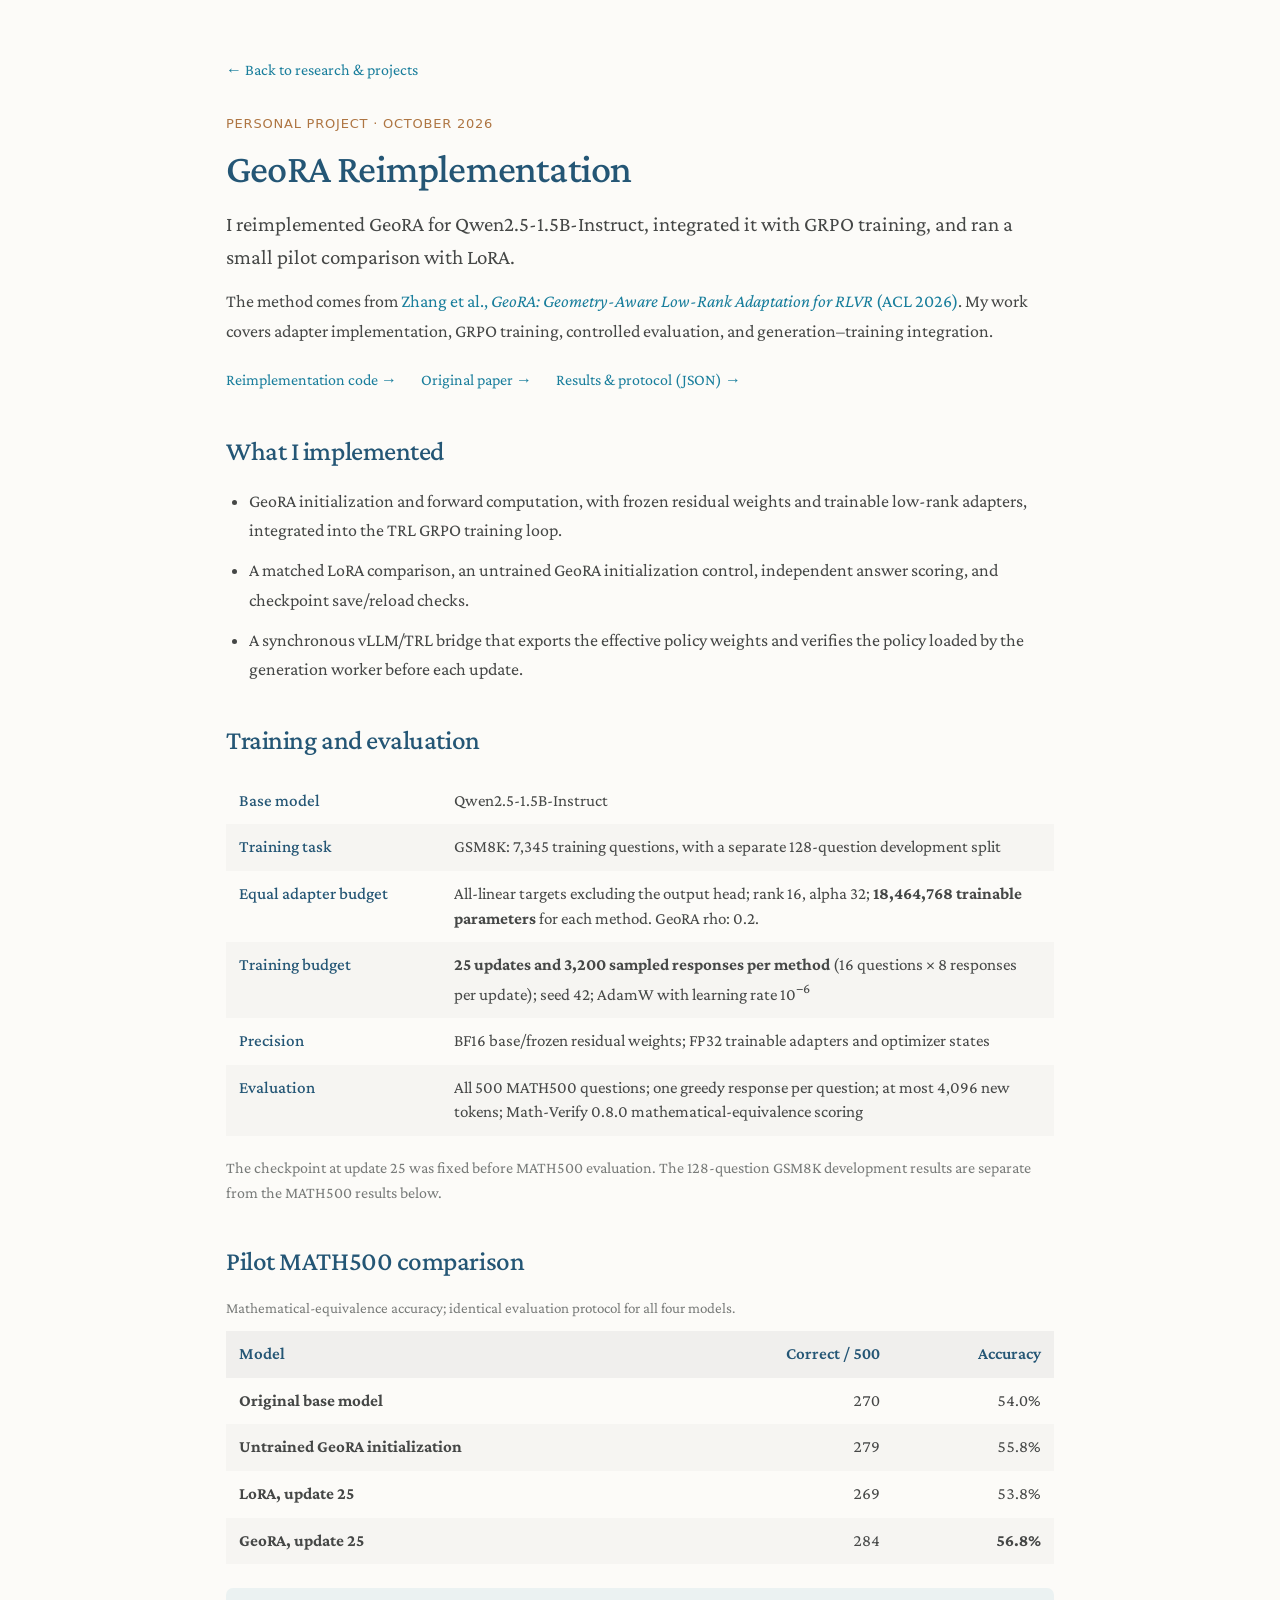
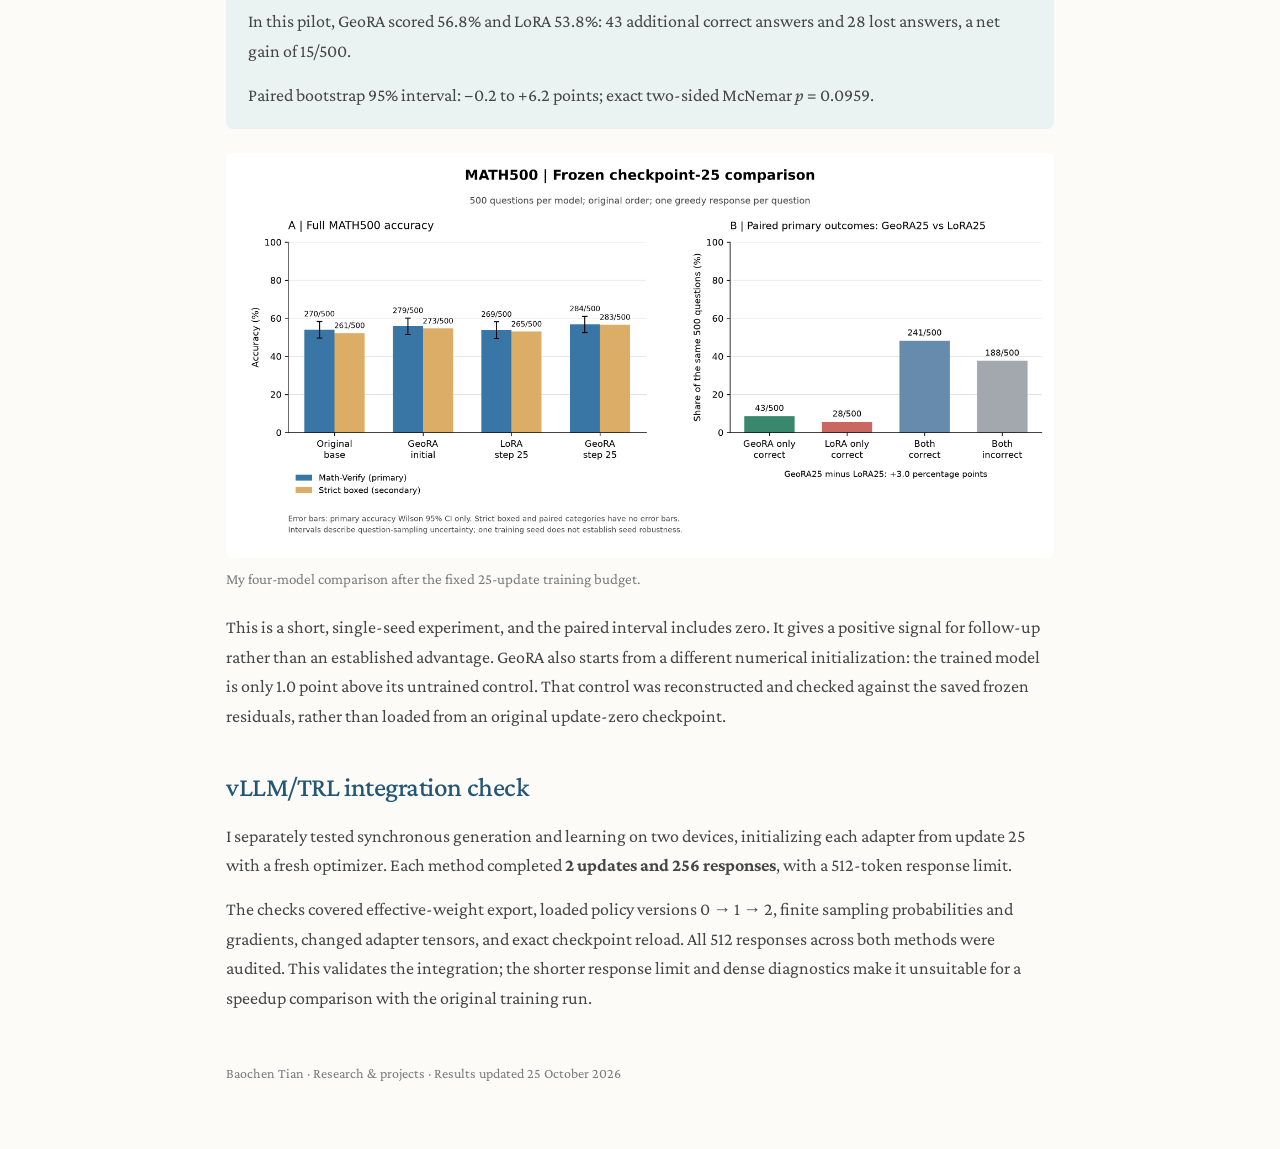
<file: research/geora.html>
<!doctype html>
<html lang="en">
<head>
<meta charset="utf-8">
<meta name="viewport" content="width=device-width, initial-scale=1">
<title>GeoRA Reimplementation | Baochen Tian</title>
<meta name="description" content="Baochen Tian's GeoRA reimplementation: a controlled LoRA comparison on Qwen2.5-1.5B-Instruct, MATH500 evaluation, and vLLM/TRL integration.">
<link rel="stylesheet" href="/assets/custom.css?v=7">
<style>
  .note { width: min(900px, 100%); margin: auto; padding: 55px 36px 64px; }
  .note-header { position: static; padding: 0; margin-bottom: 42px; }
  .back { font-size: 16px; }
  .eyebrow { color: var(--accent); font: 13px/1.5 system-ui, sans-serif; letter-spacing: .06em; margin: 29px 0 12px; }
  .note h1 { max-width: 720px; font-size: 40px; margin-bottom: 15px; }
  .note h2 { font-size: 27px; margin-bottom: 17px; }
  .note section { margin-bottom: 39px; }
  .lead { font-size: 21px; line-height: 1.55; }
  .resources { display: flex; flex-wrap: wrap; gap: 9px 24px; margin: 20px 0 0; font-size: 16px; }
  .key-result { margin: 24px 0; padding: 19px 22px; background: rgba(25,126,156,.07); border-radius: 7px; }
  .key-result strong { color: var(--heading); }
  .key-result p:last-child { margin-bottom: 0; }
  .table-scroll { overflow-x: auto; margin: 20px 0; }
  table { width: 100%; border-collapse: collapse; font-size: 17px; line-height: 1.45; }
  caption { text-align: left; color: var(--muted); font-size: 15px; margin-bottom: 11px; }
  th, td { padding: 11px 13px; text-align: left; vertical-align: top; }
  thead th { color: var(--heading); font-weight: 600; background: rgba(120,123,121,.09); }
  tbody tr:nth-child(even) { background: rgba(120,123,121,.045); }
  .number { text-align: right; white-space: nowrap; font-variant-numeric: tabular-nums; }
  .protocol th { width: 26%; color: var(--heading); font-weight: 500; }
  .small { color: var(--muted); font-size: 16px; line-height: 1.55; }
  .note ul { padding-left: 23px; }
  .note li { margin-bottom: 10px; }
  .note figure { margin: 23px 0; }
  .note figure img { display: block; width: 100%; height: auto; border-radius: 6px; }
  .note figcaption { color: var(--muted); font-size: 15px; line-height: 1.5; margin-top: 10px; }
  .note footer { margin-top: 48px; }
  @media (max-width: 550px) { .note { padding: 32px 22px 44px; } .note h1 { font-size: 32px; } .lead { font-size: 20px; } th, td { padding: 10px 9px; } .protocol th { width: 30%; } }
</style>
</head>
<body>
<a class="skip" href="#content">Skip to content</a>
<main class="note" id="content">
  <header class="note-header">
    <a class="back" href="/#research">&larr; Back to research &amp; projects</a>
    <p class="eyebrow">PERSONAL PROJECT &middot; OCTOBER 2026</p>
    <h1>GeoRA Reimplementation</h1>
    <p class="lead">I reimplemented GeoRA for Qwen2.5-1.5B-Instruct, integrated it with GRPO training, and ran a small pilot comparison with LoRA.</p>
    <p>The method comes from <a href="https://aclanthology.org/2026.acl-long.1110/">Zhang et al., <em>GeoRA: Geometry-Aware Low-Rank Adaptation for RLVR</em> (ACL 2026)</a>. My work covers adapter implementation, GRPO training, controlled evaluation, and generation&ndash;training integration.</p>
    <div class="resources"><a href="https://github.com/bcTiann/geora-repro">Reimplementation code &rarr;</a><a href="https://aclanthology.org/2026.acl-long.1110/">Original paper &rarr;</a><a href="/research/geora-results.json">Results &amp; protocol (JSON) &rarr;</a></div>
  </header>

  <section aria-labelledby="contribution">
    <h2 id="contribution">What I implemented</h2>
    <ul>
      <li>GeoRA initialization and forward computation, with frozen residual weights and trainable low-rank adapters, integrated into the TRL GRPO training loop.</li>
      <li>A matched LoRA comparison, an untrained GeoRA initialization control, independent answer scoring, and checkpoint save/reload checks.</li>
      <li>A synchronous vLLM/TRL bridge that exports the effective policy weights and verifies the policy loaded by the generation worker before each update.</li>
    </ul>
  </section>

  <section aria-labelledby="protocol">
    <h2 id="protocol">Training and evaluation</h2>
    <div class="table-scroll">
      <table class="protocol">
        <tbody>
          <tr><th scope="row">Base model</th><td>Qwen2.5-1.5B-Instruct</td></tr>
          <tr><th scope="row">Training task</th><td>GSM8K: 7,345 training questions, with a separate 128-question development split</td></tr>
          <tr><th scope="row">Equal adapter budget</th><td>All-linear targets excluding the output head; rank 16, alpha 32; <strong>18,464,768 trainable parameters</strong> for each method. GeoRA rho: 0.2.</td></tr>
          <tr><th scope="row">Training budget</th><td><strong>25 updates and 3,200 sampled responses per method</strong> (16 questions &times; 8 responses per update); seed 42; AdamW with learning rate 10<sup>&minus;6</sup></td></tr>
          <tr><th scope="row">Precision</th><td>BF16 base/frozen residual weights; FP32 trainable adapters and optimizer states</td></tr>
          <tr><th scope="row">Evaluation</th><td>All 500 MATH500 questions; one greedy response per question; at most 4,096 new tokens; Math-Verify 0.8.0 mathematical-equivalence scoring</td></tr>
        </tbody>
      </table>
    </div>
    <p class="small">The checkpoint at update 25 was fixed before MATH500 evaluation. The 128-question GSM8K development results are separate from the MATH500 results below.</p>
  </section>

  <section aria-labelledby="results">
    <h2 id="results">Pilot MATH500 comparison</h2>
    <div class="table-scroll">
      <table>
        <caption>Mathematical-equivalence accuracy; identical evaluation protocol for all four models.</caption>
        <thead><tr><th scope="col">Model</th><th scope="col" class="number">Correct / 500</th><th scope="col" class="number">Accuracy</th></tr></thead>
        <tbody>
          <tr><th scope="row">Original base model</th><td class="number">270</td><td class="number">54.0%</td></tr>
          <tr><th scope="row">Untrained GeoRA initialization</th><td class="number">279</td><td class="number">55.8%</td></tr>
          <tr><th scope="row">LoRA, update 25</th><td class="number">269</td><td class="number">53.8%</td></tr>
          <tr><th scope="row">GeoRA, update 25</th><td class="number">284</td><td class="number"><strong>56.8%</strong></td></tr>
        </tbody>
      </table>
    </div>
    <div class="key-result">
      <p>In this pilot, GeoRA scored 56.8% and LoRA 53.8%: 43 additional correct answers and 28 lost answers, a net gain of 15/500.</p>
      <p>Paired bootstrap 95% interval: &minus;0.2 to +6.2 points; exact two-sided McNemar <em>p</em> = 0.0959.</p>
    </div>
    <figure>
      <a href="/assets/geora-math500.png"><img src="/assets/geora-math500.png" alt="MATH500 accuracy comparison: base 54.0 percent, untrained GeoRA initialization 55.8 percent, LoRA 53.8 percent, and GeoRA 56.8 percent." loading="lazy"></a>
      <figcaption>My four-model comparison after the fixed 25-update training budget.</figcaption>
    </figure>
    <p>This is a short, single-seed experiment, and the paired interval includes zero. It gives a positive signal for follow-up rather than an established advantage. GeoRA also starts from a different numerical initialization: the trained model is only 1.0 point above its untrained control. That control was reconstructed and checked against the saved frozen residuals, rather than loaded from an original update-zero checkpoint.</p>
  </section>

  <section aria-labelledby="integration">
    <h2 id="integration">vLLM/TRL integration check</h2>
    <p>I separately tested synchronous generation and learning on two devices, initializing each adapter from update 25 with a fresh optimizer. Each method completed <strong>2 updates and 256 responses</strong>, with a 512-token response limit.</p>
    <p>The checks covered effective-weight export, loaded policy versions 0 &rarr; 1 &rarr; 2, finite sampling probabilities and gradients, changed adapter tensors, and exact checkpoint reload. All 512 responses across both methods were audited. This validates the integration; the shorter response limit and dense diagnostics make it unsuitable for a speedup comparison with the original training run.</p>
  </section>

  <footer><a href="/#research">Baochen Tian &middot; Research &amp; projects</a> &middot; Results updated 25 October 2026</footer>
</main>
</body>
</html>
</file>
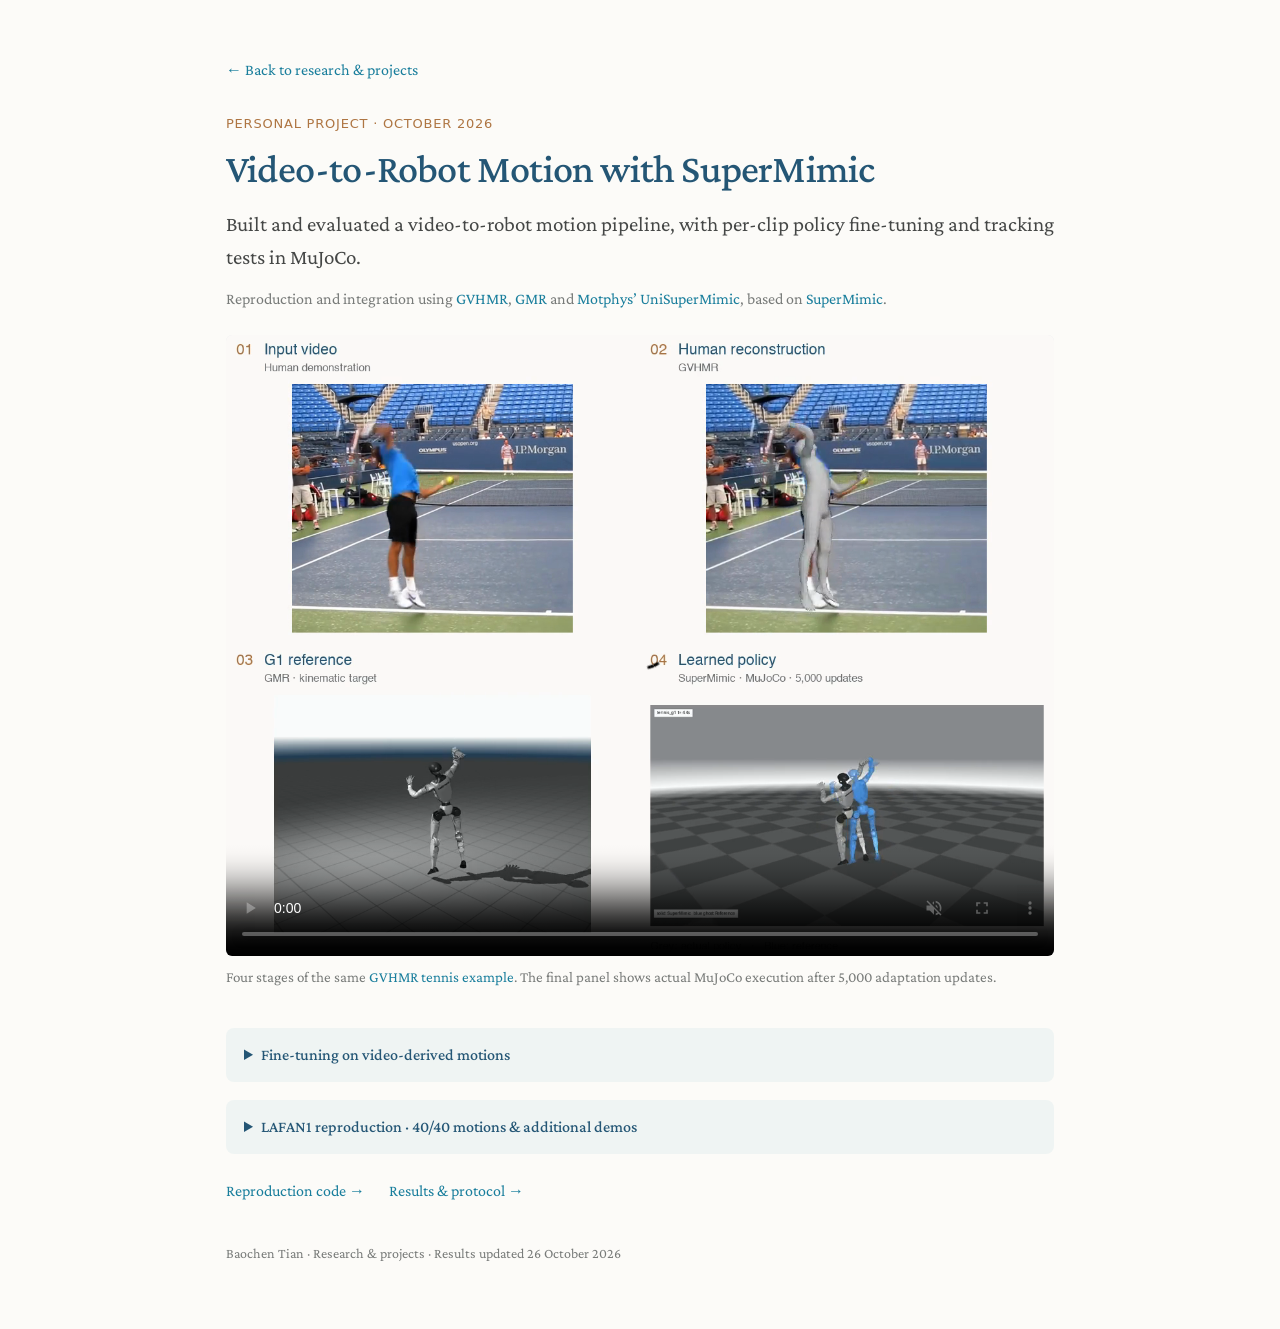
<file: research/supermimic.html>
<!doctype html>
<html lang="en">
<head>
<meta charset="utf-8">
<meta name="viewport" content="width=device-width, initial-scale=1">
<title>Video-to-Robot Motion with SuperMimic | Baochen Tian</title>
<meta name="description" content="Baochen Tian's video-to-robot motion pipeline: GVHMR recovery, GMR retargeting, SuperMimic adaptation and MuJoCo evaluation, alongside a 40-motion reproduction.">
<link rel="stylesheet" href="/assets/custom.css?v=8">
<style>
  .note { width: min(900px, 100%); margin: auto; padding: 55px 36px 64px; }
  .note-header { position: static; padding: 0; margin-bottom: 22px; }
  .back { font-size: 16px; }
  .eyebrow { color: var(--accent); font: 13px/1.5 system-ui, sans-serif; letter-spacing: .06em; margin: 29px 0 12px; }
  .note h1 { max-width: 720px; font-size: 40px; margin-bottom: 15px; }
  .note h2 { font-size: 27px; margin-bottom: 17px; }
  .note section { margin-bottom: 39px; }
  .lead { font-size: 21px; line-height: 1.55; }
  .resources { display: flex; flex-wrap: wrap; gap: 9px 24px; margin: 20px 0 0; font-size: 16px; }
  .key-result { margin: 24px 0; padding: 19px 22px; background: rgba(25,126,156,.07); border-radius: 7px; }
  .key-result strong { color: var(--heading); }
  .key-result p:last-child { margin-bottom: 0; }
  .table-scroll { overflow-x: auto; margin: 20px 0; }
  table { width: 100%; border-collapse: collapse; font-size: 17px; line-height: 1.45; }
  caption { text-align: left; color: var(--muted); font-size: 15px; margin-bottom: 11px; }
  th, td { padding: 11px 13px; text-align: left; vertical-align: top; }
  thead th { color: var(--heading); font-weight: 600; background: rgba(120,123,121,.09); }
  tbody tr:nth-child(even) { background: rgba(120,123,121,.045); }
  .number { text-align: right; white-space: nowrap; font-variant-numeric: tabular-nums; }
  #video-results thead .number { white-space: normal; }
  .protocol th { width: 27%; color: var(--heading); font-weight: 500; }
  .small { color: var(--muted); font-size: 16px; line-height: 1.55; }
  .note ul { padding-left: 23px; }
  .note li { margin-bottom: 10px; }
  .note figure { margin: 23px 0; }
  .note figure img { display: block; width: 100%; height: auto; border-radius: 6px; }
  .note figcaption { color: var(--muted); font-size: 15px; line-height: 1.5; margin-top: 10px; }
  .note footer { margin-top: 38px; }
  .note .project-more h2 { font-size: 24px; margin-top: 24px; }
  .note .project-more section:last-child { margin-bottom: 0; }
  .note .resources { margin-top: 24px; }
  @media (max-width: 550px) { .note { padding: 32px 22px 44px; } .note h1 { font-size: 32px; } .lead { font-size: 20px; } th, td { padding: 10px 9px; } .protocol th { width: 31%; } }
</style>
</head>
<body>
<a class="skip" href="#content">Skip to content</a>
<main class="note" id="content">
  <header class="note-header">
    <a class="back" href="/#research">&larr; Back to research &amp; projects</a>
    <p class="eyebrow">PERSONAL PROJECT &middot; OCTOBER 2026</p>
    <h1>Video-to-Robot Motion with SuperMimic</h1>
    <p class="lead">Built and evaluated a video-to-robot motion pipeline, with per-clip policy fine-tuning and tracking tests in MuJoCo.</p>
    <p class="small">Reproduction and integration using <a href="https://github.com/zju3dv/GVHMR">GVHMR</a>, <a href="https://github.com/YanjieZe/GMR">GMR</a> and <a href="https://github.com/Motphys/Uni-SuperMimic">Motphys&rsquo; UniSuperMimic</a>, based on <a href="https://supermimic.github.io/">SuperMimic</a>.</p>
  </header>

  <section id="video-pipeline" aria-label="Synchronized video-to-robot pipeline">
    <figure>
      <video class="research-video" controls loop muted playsinline preload="metadata" poster="/assets/supermimic-video-pipeline.png" width="1280" height="960" aria-label="Input video, GVHMR human reconstruction, GMR robot reference and trained SuperMimic policy, synchronized"><source src="/assets/supermimic-video-pipeline.mp4" type="video/mp4"><a href="/assets/supermimic-video-pipeline.mp4">Watch the full pipeline</a></video>
      <figcaption>Four stages of the same <a href="https://github.com/ryanrudes/gvhmr/blob/e3876097a9c4d9c1758d058d9e70c64f0cdba4c4/docs/example_video/tennis.mp4">GVHMR tennis example</a>. The final panel shows actual MuJoCo execution after 5,000 adaptation updates.</figcaption>
    </figure>
  </section>

  <details class="project-more" id="video-results">
    <summary>Fine-tuning on video-derived motions</summary>
    <div class="disclosure-body">
    <p>A separate copy of the pretrained 40-motion tracker was fine-tuned for 5,000 updates on each video-derived G1 motion. Both models were tested on that same motion in MuJoCo.</p>
    <div class="table-scroll">
      <table>
        <caption>Motion-tracking score (higher is better); one training seed per video.</caption>
        <thead><tr><th scope="col">Video motion</th><th scope="col" class="number">Pretrained model</th><th scope="col" class="number">After fine-tuning</th></tr></thead>
        <tbody>
          <tr><th scope="row">Tennis serve</th><td class="number">0.696822</td><td class="number"><strong>0.835913</strong></td></tr>
          <tr><th scope="row">Tai chi</th><td class="number">0.804489</td><td class="number"><strong>0.911659</strong></td></tr>
          <tr><th scope="row">Dance</th><td class="number">0.707031</td><td class="number"><strong>0.861935</strong></td></tr>
        </tbody>
      </table>
    </div>
    <figure>
      <video class="research-video" controls loop muted playsinline preload="none" poster="/assets/supermimic-video-adaptation.jpg" width="1280" height="444" aria-label="Actual MuJoCo tracking before and after 5,000 updates on a tennis-video-derived reference"><source src="/assets/supermimic-video-adaptation.mp4" type="video/mp4"><a href="/assets/supermimic-video-adaptation.mp4">Watch the adaptation comparison</a></video>
      <figcaption>Tennis example: pretrained model (left), after fine-tuning on this motion (right). Gray: actual MuJoCo rollout; blue: target motion.</figcaption>
    </figure>
    </div>
  </details>

  <details class="project-more" id="reproduction">
    <summary>LAFAN1 reproduction · 40/40 motions &amp; additional demos</summary>
    <div class="disclosure-body">
  <section aria-labelledby="rollout">
    <h2 id="rollout">LAFAN1 motion-library reproduction</h2>
    <figure>
      <video class="research-video" controls loop muted playsinline preload="none" poster="/assets/supermimic-flip-getup-11000.png" width="960" height="540" aria-label="Actual MuJoCo aerial-turn and fall-and-get-up rollouts from my 11,000-update policy"><source src="/assets/supermimic-flip-getup-11000.mp4" type="video/mp4"><a href="/assets/supermimic-flip-getup-11000.mp4">Watch the policy rollouts</a></video>
      <figcaption>Two excerpts from the same 11,000-update policy: <code>dance1_subject1</code>, seconds 104–110 (aerial turn and landing), followed by <code>fallAndGetUp3_subject1</code>, seconds 62.5–71.5 (fall and get-up). Each rollout starts from frame zero before its extract. Gray: learned policy; blue: reference at its original global position.</figcaption>
    </figure>
  </section>

  <section aria-labelledby="contribution">
    <h2 id="contribution">Local reproduction on M4 Pro</h2>
    <p>Adapted UniSuperMimic to an Apple M4 Pro using CPU MuJoCo simulation and PyTorch MPS training. At checkpoint 11,000, completed all 40 reference motions with mean normalized return 0.826. Corrected reset angular-velocity handling, aggregated duplicate-bin return updates, and added actor microbatching to fit local memory.</p>
  </section>

  <section aria-labelledby="protocol">
    <h2 id="protocol">Experiment protocol</h2>
    <div class="table-scroll">
      <table class="protocol">
        <tbody>
          <tr><th scope="row">Motion set</th><td>40 LAFAN1 clips retargeted to the Unitree G1; the same clips are used for training and evaluation</td></tr>
          <tr><th scope="row">Training run</th><td><strong>12,000 learner iterations, 4,096 environments, and 122.88 million new training transitions</strong>; an additional 262,144 transitions for initial warmup</td></tr>
          <tr><th scope="row">Effective model budget</th><td>120,000 world-model updates; 11,500 actor updates through 32-step imagined rollouts; 230,000 critic updates</td></tr>
          <tr><th scope="row">Training time</th><td><strong>24.77 hours</strong>; checkpoint evaluations ran separately after training</td></tr>
          <tr><th scope="row">Evaluation</th><td>All 40 clips, once from their first frame without added noise; mean normalized return across clips, with full-length completion reported separately</td></tr>
          <tr><th scope="row">Runtime</th><td>CPU MuJoCo physics and FP32 PyTorch MPS training; the upstream reference uses CUDA/mjwarp and BF16</td></tr>
        </tbody>
      </table>
    </div>
  </section>

  <section aria-labelledby="results">
    <h2 id="results">Results</h2>
    <div class="table-scroll">
      <table>
        <caption>Normalized return is a clip-wise mean. Completion counts motions executed to their full reference length.</caption>
        <thead><tr><th scope="col">Model</th><th scope="col" class="number">Mean return</th><th scope="col" class="number">Completed</th></tr></thead>
        <tbody>
          <tr><th scope="row">My checkpoint, iteration 11,000</th><td class="number"><strong>0.825997</strong></td><td class="number"><strong>40 / 40</strong></td></tr>
          <tr><th scope="row">My final checkpoint, iteration 12,000</th><td class="number">0.829774</td><td class="number">39 / 40</td></tr>
          <tr><th scope="row">Motphys public reference</th><td class="number">0.827227</td><td class="number">40 / 40</td></tr>
        </tbody>
      </table>
    </div>
    <div class="key-result">
      <p><strong>The 11,000-iteration checkpoint completed all 40 motions</strong> with a mean normalized return of 0.825997, including all six fall-and-get-up clips.</p>
      <p>The final checkpoint had a higher mean return but one jump ended at 98.2% of its reference duration. These are two distinct checkpoint results.</p>
    </div>
    <figure>
      <a href="/assets/supermimic-training.png"><img src="/assets/supermimic-training.png" alt="SuperMimic training and evaluation curves across the 12,000-iteration run, with return and failed-motion counts at scheduled checkpoints." loading="lazy"></a>
      <figcaption>All 13 scheduled checkpoints, including the untrained control. Full completion was achieved at iterations 6,000, 8,000, and 11,000; it did not improve monotonically.</figcaption>
    </figure>
    <p>The 11,000-iteration checkpoint was selected after evaluating the same training clips. This single-seed run measures tracking coverage on those 40 motions; it does not establish unseen-motion generalization or real-robot performance. The Motphys row is its published reference, not one of my runs. Matching the public aggregate budget does not make the backends, numerical precision, or sampling trajectories identical.</p>
  </section>

  <section aria-labelledby="verification">
    <h2 id="verification">What I checked</h2>
    <p>I reconstructed each evaluation&rsquo;s clip-wise mean, frame-weighted score, completion count, and failure duration from the saved results. The final run reached its planned transition and optimizer-update counts, and all 13 full-motion evaluations completed. A separate CPU reload confirmed that all 191 saved tensors were finite, and source/data identity checks passed.</p>
    <p class="small">The comparison uses the <a href="https://github.com/Motphys/Uni-SuperMimic/tree/bc0f0f3499a12019ec0ea313ff37bbd0a70a6a04">fixed Motphys public revision</a>. The small 40-clip experiment is separate from the much larger motion library reported in the original SuperMimic paper.</p>
  </section>

    </div>
  </details>

  <div class="resources"><a href="https://github.com/bcTiann/Uni-SuperMimic">Reproduction code &rarr;</a><a href="/research/supermimic-results.json">Results &amp; protocol &rarr;</a></div>

  <footer><a href="/#research">Baochen Tian &middot; Research &amp; projects</a> &middot; Results updated 26 October 2026</footer>
</main>
<script>
function revealLinkedDetails() {
  const target = document.getElementById(location.hash.slice(1));
  if (!target) return;
  let current = target;
  while (current) {
    if (current.tagName === 'DETAILS') current.open = true;
    current = current.parentElement;
  }
}
revealLinkedDetails();
addEventListener('hashchange', revealLinkedDetails);
document.querySelectorAll('details').forEach(details => {
  details.addEventListener('toggle', () => {
    if (!details.open) details.querySelectorAll('video').forEach(video => video.pause());
  });
});
</script>
</body>
</html>
</file>
<file: assets/custom.css>
@import url('https://fonts.googleapis.com/css2?family=Crimson+Pro:wght@400;500;600&display=swap');

:root {
  color-scheme: light dark;
  --bg: #fcfbf8;
  --ink: #454746;
  --heading: #245675;
  --muted: #787b79;
  --link: #197e9c;
  --accent: #ae7542;
}
* { box-sizing: border-box; }
html { scroll-behavior: smooth; scroll-padding-top: 48px; }
body { margin: 0; background: var(--bg); color: var(--ink); font: 18px/1.65 'Crimson Pro', Georgia, serif; -webkit-font-smoothing: antialiased; }
.wrapper { width: min(1100px, 100%); margin: auto; padding: 88px 44px 64px; display: grid; grid-template-columns: 250px minmax(0, 1fr); gap: 92px; }
header { position: sticky; top: 80px; align-self: start; text-align: left; padding-top: 5px; }
h1, h2, h3 { color: var(--heading); font-weight: 500; }
h1 { color: var(--heading); font-size: 35px; letter-spacing: -.8px; line-height: 1.2; margin: 0 0 20px; }
h2 { font-size: 28px; letter-spacing: -.45px; line-height: 1.25; margin: 0 0 23px; }
h3 { font-size: 22px; letter-spacing: -.15px; line-height: 1.35; margin: 0 0 12px; }
p { margin: 0 0 14px; }
a { color: var(--link); text-decoration: none; text-underline-offset: 4px; text-decoration-thickness: 1px; }
a:hover { text-decoration: underline; }
a:focus-visible { outline: 2px solid var(--link); outline-offset: 5px; border-radius: 2px; }
.role { color: var(--heading); font-size: 19px; margin-bottom: 2px; }
.affiliation { font-size: 17px; margin-bottom: 17px; }
.department { font-size: 15px; color: var(--muted); line-height: 1.6; margin-bottom: 20px; }
.email { font: 13px/1.6 system-ui, sans-serif; overflow-wrap: anywhere; }
.links { display: flex; flex-wrap: wrap; gap: 8px 14px; align-items: center; font-size: 16px; margin: 22px 0 39px; }
.links span { color: var(--muted); opacity: .5; }
nav { display: flex; flex-direction: column; gap: 12px; font-size: 16px; }
nav a { color: var(--muted); width: fit-content; }
nav a:hover { color: var(--link); }
main { min-width: 0; }
section { margin: 0 0 54px; padding: 0; border: 0; }
article { margin: 0 0 37px; padding: 0; border: 0; }
.entry-top { display: flex; justify-content: space-between; align-items: baseline; gap: 16px; margin-bottom: 11px; color: var(--muted); font: 14px/1.5 'Crimson Pro', Georgia, serif; }
.type { letter-spacing: .1px; color: var(--accent); }
.date { white-space: nowrap; font-size: 14px; color: var(--muted); font-variant-numeric: tabular-nums; }
.detail { color: var(--ink); }
.mentor { font-size: 15px; color: var(--muted); line-height: 1.55; margin: 12px 0; }
.project-link { display: inline-block; font-size: 16px; padding: 0; margin-top: 1px; }
.project-links { display: flex; flex-wrap: wrap; gap: 8px 23px; }
.result-line { color: var(--heading); margin: 15px 0 10px; }
.result-line strong { font-weight: 600; }
.experiment-scope { color: var(--muted); font-size: 15px; line-height: 1.55; }
.results-table { width: 100%; border-collapse: separate; border-spacing: 0 4px; margin: 18px 0 10px; font-size: 17px; line-height: 1.5; }
.results-table th, .results-table td { text-align: left; padding: 9px 13px; font-weight: 400; }
.results-table thead th { color: var(--muted); font-size: 14px; padding-bottom: 3px; }
.results-table tbody th { border-radius: 5px 0 0 5px; }
.results-table tbody td { border-radius: 0 5px 5px 0; }
.results-table tbody tr { background: rgba(120,123,121,.06); }
.results-table tbody tr.own-result { background: rgba(25,126,156,.10); color: var(--heading); }
.results-table td span { color: var(--muted); font-size: 14px; white-space: nowrap; }
.results-table caption { caption-side: bottom; padding: 8px 0 0; text-align: left; font-size: 14px; line-height: 1.5; color: var(--muted); }
.research-video { display: block; width: 100%; height: auto; border-radius: 6px; background: #e9edef; }
.research-figure { margin: 22px 0 17px; }
.figure-image { display: block; overflow: hidden; border-radius: 6px; background: #fff; }
.figure-image img { display: block; width: 100%; height: auto; }
.flow-comparison { display: grid; grid-template-columns: repeat(4, minmax(0, 1fr)); gap: 10px; background: transparent; overflow: visible; }
.flow-comparison:hover { text-decoration: none; }
.flow-panel { display: flex; flex-direction: column; align-items: center; padding: 8px 5px 6px; border-radius: 7px; color: var(--ink); }
.flow-heading { font: 600 13px/1.5 system-ui, sans-serif; white-space: nowrap; }
.flow-note { margin: 3px 0 10px; color: var(--muted); font: 11px/1.5 system-ui, sans-serif; white-space: nowrap; }
.flow-panel img { border-radius: 3px; }
.flow-reference { background: rgba(120,123,121,.06); }
.flow-own { background: rgba(25,126,156,.09); }
.flow-own .flow-heading, .flow-own .flow-note { color: var(--link); }
.flow-own img { outline: 2px solid var(--link); outline-offset: 2px; }
@media (max-width: 500px), (min-width: 851px) and (max-width: 1000px) { .flow-comparison { grid-template-columns: repeat(2, minmax(0, 1fr)); gap: 12px; } }
.research-figure figcaption { margin-top: 10px; color: var(--muted); font-size: 14px; line-height: 1.5; }
.emission-maps { display: grid; grid-template-columns: repeat(2, minmax(0, 1fr)); gap: 12px; }
.emission-maps .figure-image { border-radius: 5px; }
@media (max-width: 500px) { .emission-maps { grid-template-columns: 1fr; gap: 14px; } }
.subsection { font-size: 26px; margin-top: 51px; }
.compact { margin-bottom: 31px; }
.compact:last-child { margin-bottom: 0; }
.education { display: flex; justify-content: space-between; align-items: baseline; gap: 20px; margin-bottom: 25px; }
.education h3 { font-size: 20px; margin: 0 0 5px; }
.education p { font-size: 17px; line-height: 1.6; margin: 0; }
footer { font-size: 14px; color: var(--muted); margin-top: 64px; }
footer a { color: var(--muted); }
.skip { position: absolute; top: -100px; left: 15px; }
.skip:focus { top: 10px; background: var(--bg); padding: 8px; }
@media (prefers-color-scheme: dark) {
  :root { --bg: #20232c; --ink: #d0d3dc; --heading: #9dcceb; --muted: #a0a7b8; --link: #73c6d8; --accent: #d6ac7d; }
}
@media (max-width: 850px) {
  .wrapper { grid-template-columns: 1fr; gap: 49px; padding: 46px 28px; max-width: 690px; }
  header { position: static; padding: 0; }
  h1 { margin-bottom: 13px; }
  .department { margin-bottom: 14px; }
  .links { margin: 17px 0 25px; }
  nav { flex-direction: row; flex-wrap: wrap; gap: 10px 23px; }
  section { margin-bottom: 43px; }
}
@media (max-width: 440px) {
  .wrapper { padding: 35px 23px; }
  .entry-top { flex-direction: column; gap: 2px; }
  .education { flex-direction: column; gap: 5px; }
  .education .date { order: -1; }
  h2 { font-size: 26px; }
  h3 { font-size: 21px; }
}
@media (prefers-reduced-motion: reduce) { html { scroll-behavior: auto; } }

/* Personal portrait and chamber-music recordings. */
.portrait { width: 200px; height: 230px; overflow: hidden; border-radius: 9px; margin: 0 0 26px; background: #384247; }
.portrait img { display: block; width: 100%; height: 100%; object-fit: cover; object-position: 62% 50%; transform: scale(1.25); }
.performances { display: grid; grid-template-columns: repeat(2, minmax(0, 1fr)); gap: 23px; margin-top: 25px; }
.performance { display: block; min-width: 0; }
.performance:hover { text-decoration: none; }
.video-cover { display: block; aspect-ratio: 16 / 9; overflow: hidden; border-radius: 7px; position: relative; background: #343b44; }
.video-cover img { display: block; width: 100%; height: 100%; object-fit: cover; }
.play-icon { position: absolute; top: 50%; left: 50%; transform: translate(-50%, -50%); display: grid; place-items: center; width: 42px; height: 42px; padding-left: 3px; border-radius: 50%; background: rgba(22,27,34,.75); color: #fff; font: 17px/1 system-ui, sans-serif; }
.performance:hover .play-icon { background: #24758c; }
.video-title { display: block; color: var(--heading); font-size: 19px; line-height: 1.35; margin-top: 13px; }
.video-detail { display: block; color: var(--muted); font-size: 15px; margin-top: 4px; }
.video-action { display: block; font-size: 14px; margin-top: 7px; }
.performance:hover .video-action { text-decoration: underline; }
@media (min-width: 851px) and (max-height: 780px) { header { position: static; } }
@media (max-width: 440px) { .performances { grid-template-columns: 1fr; gap: 28px; } .portrait { width: 180px; height: 207px; } }

/* Progressive disclosure for project evidence and additional demonstrations. */
.project-more { margin: 18px 0; padding: 15px 18px; background: rgba(25,126,156,.055); border-radius: 8px; }
.project-more > summary { color: var(--heading); font-size: 16px; line-height: 1.5; font-weight: 500; cursor: pointer; }
.project-more > summary:focus-visible { outline: 2px solid var(--link); outline-offset: 5px; border-radius: 2px; }
.project-more[open] > summary { margin-bottom: 18px; }
.project-more .research-figure:last-child { margin-bottom: 0; }
.disclosure-body > :last-child { margin-bottom: 0; }
</file>
